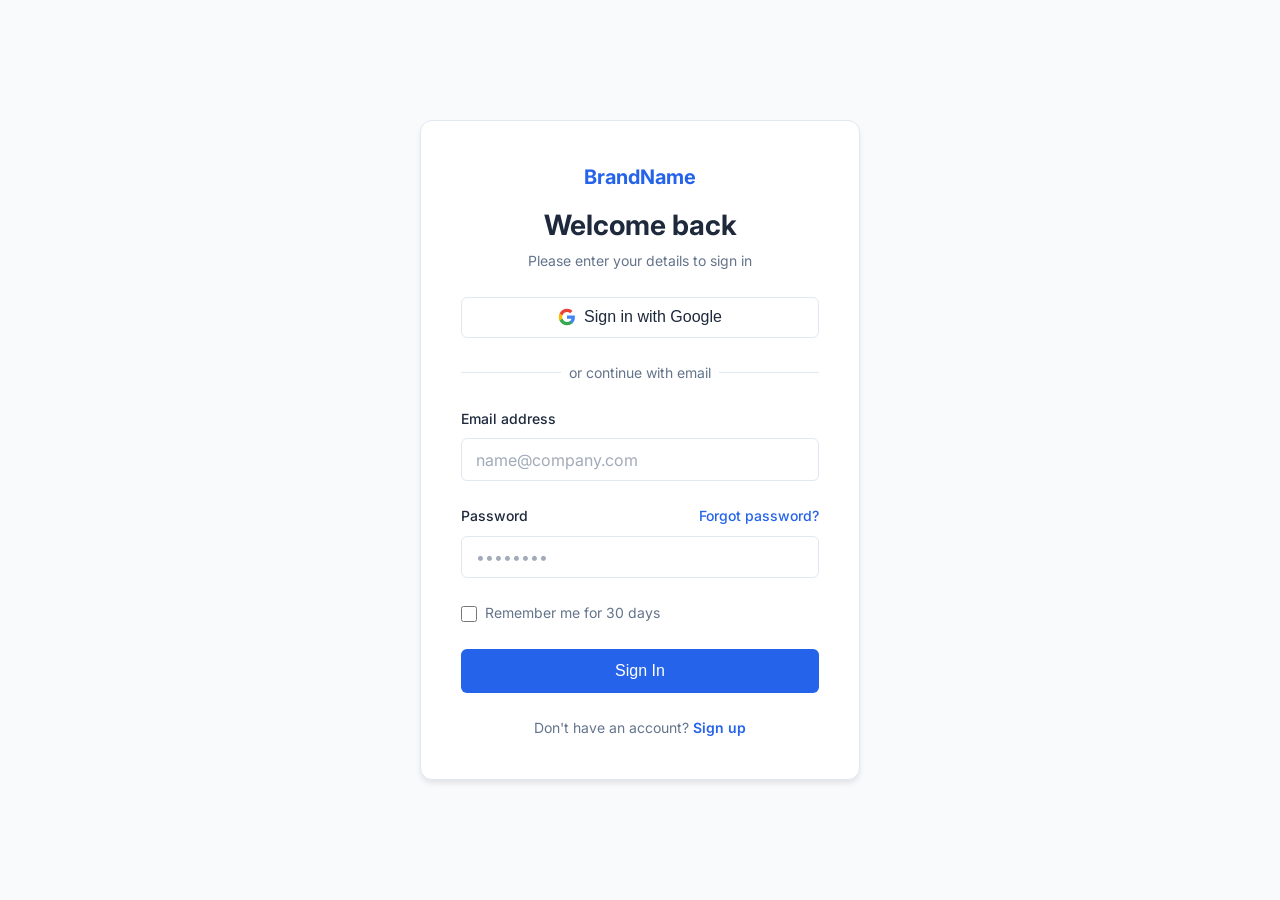
<file: 01-auth-template/auth.html>
<!DOCTYPE html>
<html lang="en">
<head>
  <meta charset="UTF-8">
  <meta name="viewport" content="width=device-width, initial-scale=1.0">
  <meta name="description" content="Sign in or create an account">
  <title>Sign In | BrandName</title>

  <!-- Typography / Fonts -->
  <link rel="preconnect" href="https://fonts.googleapis.com">
  <link rel="preconnect" href="https://fonts.gstatic.com" crossorigin>
  <link href="https://fonts.googleapis.com/css2?family=Inter:wght@400;500;600;700&display=swap" rel="stylesheet">

  <!-- Core Stylesheet + Auth Stylesheet -->
  <link rel="stylesheet" href="style.css">
  <link rel="stylesheet" href="auth.css">
</head>
<body class="auth-body">

  <main class="auth-container">
    <div class="auth-card">
      
      <!-- Auth Header / Brand Header -->
      <div class="auth-header">
        <a href="index.html" class="auth-logo">BrandName</a>
        <h1 class="auth-title">Welcome back</h1>
        <p class="auth-subtitle">Please enter your details to sign in</p>
      </div>

      <!-- Social Logins (Optional) -->
      <div class="auth-social-group">
        <button type="button" class="btn btn-social">
          <svg width="18" height="18" viewBox="0 0 24 24" fill="currentColor">
            <path d="M22.56 12.25c0-.78-.07-1.53-.2-2.25H12v4.26h5.92c-.26 1.37-1.04 2.53-2.21 3.31v2.77h3.57c2.08-1.92 3.28-4.74 3.28-8.09z" fill="#4285F4"/>
            <path d="M12 23c2.97 0 5.46-.98 7.28-2.66l-3.57-2.77c-.98.66-2.23 1.06-3.71 1.06-2.86 0-5.29-1.93-6.16-4.53H2.18v2.84C3.99 20.53 7.7 23 12 23z" fill="#34A853"/>
            <path d="M5.84 14.09c-.22-.66-.35-1.36-.35-2.09s.13-1.43.35-2.09V7.06H2.18C1.43 8.55 1 10.22 1 12s.43 3.45 1.18 4.94l2.85-2.22.81-.63z" fill="#FBBC05"/>
            <path d="M12 5.38c1.62 0 3.06.56 4.21 1.64l3.15-3.15C17.45 2.09 14.97 1 12 1 7.7 1 3.99 3.47 2.18 7.06l3.66 2.84c.87-2.6 3.3-4.52 6.16-4.52z" fill="#EA4335"/>
          </svg>
          Sign in with Google
        </button>
      </div>

      <div class="auth-divider">
        <span>or continue with email</span>
      </div>

      <!-- Main Credentials Form -->
      <form class="auth-form" action="#" method="POST" novalidate>
        
        <!-- Input Group: Email -->
        <div class="form-group">
          <label for="email" class="form-label">Email address</label>
          <input 
            type="email" 
            id="email" 
            name="email" 
            class="form-input" 
            placeholder="name@company.com" 
            required 
            autocomplete="email"
          >
          <span class="form-error">Please enter a valid email address</span>
        </div>

        <!-- Input Group: Password -->
        <div class="form-group">
          <div class="label-wrapper">
            <label for="password" class="form-label">Password</label>
            <a href="forgot-password.html" class="form-link">Forgot password?</a>
          </div>
          <input 
            type="password" 
            id="password" 
            name="password" 
            class="form-input" 
            placeholder="••••••••" 
            required 
            autocomplete="current-password"
          >
          <span class="form-error">Password is required</span>
        </div>

        <!-- Form Options: Remember Me -->
        <div class="form-options">
          <label class="checkbox-label">
            <input type="checkbox" name="remember" class="form-checkbox">
            <span>Remember me for 30 days</span>
          </label>
        </div>

        <!-- Submit Button -->
        <button type="submit" class="btn btn-primary btn-block">Sign In</button>

      </form>

      <!-- Auth Footer Link -->
      <footer class="auth-card-footer">
        <p>Don't have an account? <a href="signup.html" class="form-link-bold">Sign up</a></p>
      </footer>

    </div>
  </main>

</body>
</html>
</file>
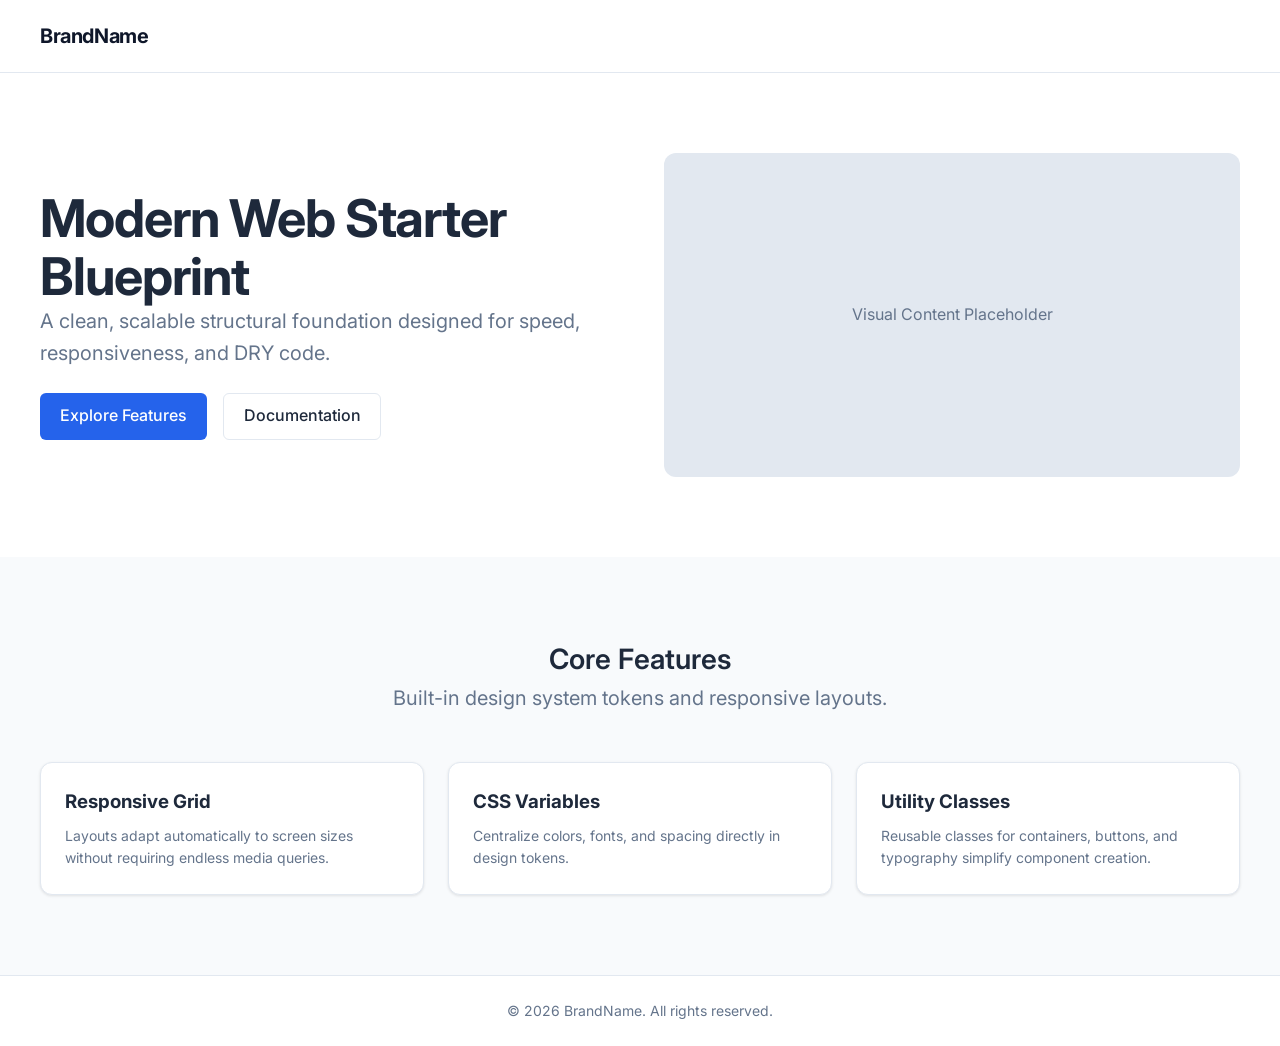
<file: 01-auth-template/home.html>
<!DOCTYPE html>
<html lang="en">
<head>
  <meta charset="UTF-8">
  <meta name="viewport" content="width=device-width, initial-scale=1.0">
  <meta name="description" content="A brief description of your web application or page.">
  <title>Base Template</title>

  <!-- Typography / Fonts (Example Google Font) -->
  <link rel="preconnect" href="https://fonts.googleapis.com">
  <link rel="preconnect" href="https://fonts.gstatic.com" crossorigin>
  <link href="https://fonts.googleapis.com/css2?family=Inter:wght@400;500;600;700&display=swap" rel="stylesheet">

  <!-- Main Stylesheet -->
  <link rel="stylesheet" href="style.css">
</head>
<body>

  <!-- Site Header & Navigation -->
  <header class="site-header">
    <div class="container header-inner">
      <a href="#" class="brand-logo">BrandName</a>
      <details class="site-menu">
        <summary class="menu-toggle" aria-label="Toggle navigation">
          <span></span>
          <span></span>
          <span></span>
        </summary>
        <div class="menu-panel">
          <nav class="site-nav" aria-label="Main Navigation">
            <ul class="nav-list" role="list">
              <li><a href="#features">Features</a></li>
              <li><a href="#about">About</a></li>
              <li><a href="#contact">Contact</a></li>
            </ul>
          </nav>
          <a href="auth.html" class="btn btn-primary menu-cta">Get Started</a>
        </div>
      </details>
    </div>
  </header>

  <!-- Main Content Area -->
  <main id="main-content">
    
    <!-- Hero Section -->
    <section class="section hero">
      <div class="container hero-grid">
        <div class="hero-content">
          <h1 class="heading-xl">Modern Web Starter Blueprint</h1>
          <p class="subtext">A clean, scalable structural foundation designed for speed, responsiveness, and DRY code.</p>
          <div class="cta-group">
            <a href="#get-started" class="btn btn-primary">Explore Features</a>
            <a href="#docs" class="btn btn-secondary">Documentation</a>
          </div>
        </div>
        <div class="hero-media">
          <div class="media-placeholder">Visual Content Placeholder</div>
        </div>
      </div>
    </section>

    <!-- Grid Feature Section -->
    <section id="features" class="section bg-surface">
      <div class="container">
        <div class="section-header">
          <h2 class="heading-lg">Core Features</h2>
          <p class="subtext">Built-in design system tokens and responsive layouts.</p>
        </div>
        <div class="grid-auto-fit">
          <article class="card">
            <h3>Responsive Grid</h3>
            <p>Layouts adapt automatically to screen sizes without requiring endless media queries.</p>
          </article>
          <article class="card">
            <h3>CSS Variables</h3>
            <p>Centralize colors, fonts, and spacing directly in design tokens.</p>
          </article>
          <article class="card">
            <h3>Utility Classes</h3>
            <p>Reusable classes for containers, buttons, and typography simplify component creation.</p>
          </article>
        </div>
      </div>
    </section>

  </main>

  <!-- Site Footer -->
  <footer class="site-footer">
    <div class="container footer-inner">
      <p>&copy; 2026 BrandName. All rights reserved.</p>
    </div>
  </footer>

</body>
</html>
</file>
<file: 01-auth-template/style.css>
/* ==========================================================================
   1. DESIGN TOKENS (CSS Custom Properties)
   ========================================================================== */
:root {
  /* Color Palette */
  --clr-primary: #2563eb;
  --clr-primary-hover: #1d4ed8;
  --clr-secondary: #0f172a;
  
  --clr-bg: #ffffff;
  --clr-surface: #f8fafc;
  --clr-surface-border: #e2e8f0;
  
  --clr-text-main: #1e293b;
  --clr-text-muted: #64748b;

  /* Typography */
  --font-family: 'Inter', system-ui, -apple-system, sans-serif;
  --fs-sm: 0.875rem;
  --fs-base: 1rem;
  --fs-md: 1.25rem;
  --fs-lg: 1.75rem;
  --fs-xl: clamp(2rem, 4vw + 1rem, 3.25rem);

  /* Spacing Scale */
  --space-xs: 0.5rem;
  --space-sm: 1rem;
  --space-md: 1.5rem;
  --space-lg: 3rem;
  --space-xl: 5rem;

  /* Layout & Utility Variables */
  --container-max: 1200px;
  --radius-sm: 0.375rem;
  --radius-md: 0.75rem;
  --transition-fast: 0.2s ease;
  --shadow-sm: 0 1px 3px rgba(0,0,0,0.1);
  --shadow-md: 0 4px 6px -1px rgba(0,0,0,0.1);
}

/* ==========================================================================
   2. MODERN CSS RESET
   ========================================================================== */
*, *::before, *::after {
  box-sizing: border-box;
  margin: 0;
  padding: 0;
}

html {
  color-scheme: light dark;
  scroll-behavior: smooth;
}

body {
  min-height: 100vh;
  font-family: var(--font-family);
  font-size: var(--fs-base);
  line-height: 1.6;
  color: var(--clr-text-main);
  background-color: var(--clr-bg);
}

img, picture, svg, video {
  display: block;
  max-width: 100%;
}

ul[role="list"], ol[role="list"] {
  list-style: none;
}

a {
  color: inherit;
  text-decoration: none;
}

/* ==========================================================================
   3. REUSABLE LAYOUT UTILITIES
   ========================================================================== */
.container {
  width: min(100% - 2rem, var(--container-max));
  margin-inline: auto;
}

.section {
  padding-block: var(--space-xl);
}

.bg-surface {
  background-color: var(--clr-surface);
}

/* Auto-responsive Grid: Cards automatically wrap without media queries */
.grid-auto-fit {
  display: grid;
  grid-template-columns: repeat(auto-fit, minmax(280px, 1fr));
  gap: var(--space-md);
}

.flex-center {
  display: flex;
  align-items: center;
  justify-content: center;
}

/* ==========================================================================
   4. TYPOGRAPHY & HEADINGS
   ========================================================================== */
.heading-xl {
  font-size: var(--fs-xl);
  font-weight: 700;
  line-height: 1.1;
  letter-spacing: -0.02em;
}

.heading-lg {
  font-size: var(--fs-lg);
  font-weight: 600;
}

.subtext {
  font-size: var(--fs-md);
  color: var(--clr-text-muted);
  max-width: 60ch;
}

.section-header {
  margin-bottom: var(--space-lg);
  text-align: center;
  
  & .subtext {
    margin-inline: auto;
  }
}

/* ==========================================================================
   5. COMPONENTS & STRUCTURE
   ========================================================================== */

/* Header & Navigation */
.site-header {
  position: sticky;
  top: 0;
  background-color: var(--clr-bg);
  border-bottom: 1px solid var(--clr-surface-border);
  padding-block: 0.875rem;
  z-index: 100;
}

.header-inner {
  display: flex;
  align-items: center;
  justify-content: space-between;
  min-height: 2.75rem;
}

.brand-logo {
  font-weight: 700;
  font-size: var(--fs-md);
  color: var(--clr-secondary);
  letter-spacing: -0.02em;
}

.site-menu {
  display: flex;
  align-items: center;
}

.menu-panel {
  display: flex;
  align-items: center;
  gap: var(--space-lg);
}

.menu-toggle {
  display: none;
  width: 2.75rem;
  height: 2.75rem;
  align-items: center;
  justify-content: center;
  flex-direction: column;
  gap: 0.3rem;
  border: 1px solid var(--clr-surface-border);
  border-radius: var(--radius-sm);
  cursor: pointer;
  list-style: none;
}

.menu-toggle::-webkit-details-marker {
  display: none;
}

.menu-toggle span {
  width: 1.1rem;
  height: 2px;
  border-radius: 2px;
  background: var(--clr-secondary);
  transition: transform var(--transition-fast), opacity var(--transition-fast);
}

.site-menu[open] .menu-toggle span:first-child {
  transform: translateY(0.4rem) rotate(45deg);
}

.site-menu[open] .menu-toggle span:nth-child(2) {
  opacity: 0;
}

.site-menu[open] .menu-toggle span:last-child {
  transform: translateY(-0.4rem) rotate(-45deg);
}

.nav-list {
  display: flex;
  gap: var(--space-md);
  align-items: center;
  
  & a {
    color: var(--clr-text-muted);
    font-size: var(--fs-sm);
    font-weight: 500;
    transition: color var(--transition-fast);
    
    &:hover {
      color: var(--clr-primary);
    }
  }
}

.menu-cta {
  white-space: nowrap;
}

@media (max-width: 640px) {
  .site-menu {
    position: relative;
  }

  .menu-toggle {
    display: flex;
  }

  .site-menu:not([open]) .menu-panel {
    display: none;
  }

  .site-menu[open] .menu-panel {
    position: absolute;
    top: calc(100% + 0.875rem);
    right: 0;
    z-index: 1;
    width: min(18rem, calc(100vw - 2rem));
    flex-direction: column;
    align-items: stretch;
    gap: 0.5rem;
    padding: 0.5rem;
    background: var(--clr-bg);
    border: 1px solid var(--clr-surface-border);
    border-radius: var(--radius-sm);
    box-shadow: var(--shadow-md);
  }

  .nav-list {
    flex-direction: column;
    align-items: stretch;
    gap: 0;
  }

  .nav-list a {
    display: block;
    padding: 0.75rem;
  }

  .menu-cta {
    display: flex;
    justify-content: flex-start;
  }
}

/* Hero Section */
.hero-grid {
  display: grid;
  grid-template-columns: 1fr;
  gap: var(--space-lg);
  align-items: center;

  @media (min-width: 768px) {
    grid-template-columns: 1fr 1fr;
  }
}

.cta-group {
  display: flex;
  gap: var(--space-sm);
  margin-top: var(--space-md);
  flex-wrap: wrap;
}

.media-placeholder {
  width: 100%;
  aspect-ratio: 16 / 9;
  background-color: var(--clr-surface-border);
  border-radius: var(--radius-md);
  display: flex;
  align-items: center;
  justify-content: center;
  color: var(--clr-text-muted);
}

/* Card Component */
.card {
  background: var(--clr-bg);
  padding: var(--space-md);
  border-radius: var(--radius-md);
  border: 1px solid var(--clr-surface-border);
  box-shadow: var(--shadow-sm);
  transition: transform var(--transition-fast), box-shadow var(--transition-fast);

  &:hover {
    transform: translateY(-2px);
    box-shadow: var(--shadow-md);
  }

  & h3 {
    margin-bottom: var(--space-xs);
  }

  & p {
    color: var(--clr-text-muted);
    font-size: var(--fs-sm);
  }
}

/* Button Components */
.btn {
  display: inline-flex;
  align-items: center;
  justify-content: center;
  padding: 0.6em 1.2em;
  font-size: var(--fs-base);
  font-weight: 500;
  border-radius: var(--radius-sm);
  border: 1px solid transparent;
  cursor: pointer;
  transition: background-color var(--transition-fast), border-color var(--transition-fast);
}

.btn-primary {
  background-color: var(--clr-primary);
  color: white;

  &:hover {
    background-color: var(--clr-primary-hover);
  }
}

.btn-secondary {
  background-color: transparent;
  color: var(--clr-text-main);
  border-color: var(--clr-surface-border);

  &:hover {
    background-color: var(--clr-surface);
  }
}

/* Footer */
.site-footer {
  border-top: 1px solid var(--clr-surface-border);
  padding-block: var(--space-md);
  text-align: center;
  color: var(--clr-text-muted);
  font-size: var(--fs-sm);
}
</file>
<file: 01-auth-template/auth.css>
/* ==========================================================================
   AUTHENTICATION LAYOUT & COMPONENTS
   ========================================================================== */

/* Full-Screen Centered Canvas */
.auth-body {
  min-height: 100vh;
  display: flex;
  align-items: center;
  justify-content: center;
  background-color: var(--clr-surface);
  padding: var(--space-md);
}

.auth-container {
  width: 100%;
  max-width: 440px;
  margin-inline: auto;
}

/* Auth Card */
.auth-card {
  background: var(--clr-bg);
  border: 1px solid var(--clr-surface-border);
  border-radius: var(--radius-md);
  padding: clamp(1.5rem, 5vw, 2.5rem);
  box-shadow: var(--shadow-md);
}

/* Header Section */
.auth-header {
  text-align: center;
  margin-bottom: var(--space-md);
  
  & .auth-logo {
    display: inline-block;
    font-size: var(--fs-md);
    font-weight: 700;
    margin-bottom: var(--space-sm);
    color: var(--clr-primary);
  }

  & .auth-title {
    font-size: var(--fs-lg);
    font-weight: 700;
    line-height: 1.2;
  }

  & .auth-subtitle {
    font-size: var(--fs-sm);
    color: var(--clr-text-muted);
    margin-top: var(--space-xs);
  }
}

/* Social Login Button */
.auth-social-group {
  margin-bottom: var(--space-md);
}

.btn-social {
  width: 100%;
  background-color: var(--clr-bg);
  color: var(--clr-text-main);
  border: 1px solid var(--clr-surface-border);
  display: inline-flex;
  align-items: center;
  justify-content: center;
  gap: var(--space-xs);
  padding: 0.65em 1em;
  border-radius: var(--radius-sm);
  font-weight: 500;
  cursor: pointer;
  transition: background-color var(--transition-fast);

  &:hover {
    background-color: var(--clr-surface);
  }
}

/* Divider Line */
.auth-divider {
  display: flex;
  align-items: center;
  text-align: center;
  color: var(--clr-text-muted);
  font-size: var(--fs-sm);
  margin-block: var(--space-md);

  &::before, &::after {
    content: '';
    flex: 1;
    border-bottom: 1px solid var(--clr-surface-border);
  }

  & span {
    padding-inline: var(--space-xs);
  }
}

/* Form Controls */
.auth-form {
  display: flex;
  flex-direction: column;
  gap: var(--space-md);
}

.form-group {
  display: flex;
  flex-direction: column;
  gap: var(--space-xs);
}

.label-wrapper {
  display: flex;
  justify-content: space-between;
  align-items: center;
}

.form-label {
  font-size: var(--fs-sm);
  font-weight: 500;
  color: var(--clr-text-main);
}

.form-input {
  width: 100%;
  padding: 0.65em 0.85em;
  font-size: var(--fs-base);
  font-family: inherit;
  border: 1px solid var(--clr-surface-border);
  border-radius: var(--radius-sm);
  background-color: var(--clr-bg);
  color: var(--clr-text-main);
  transition: border-color var(--transition-fast), box-shadow var(--transition-fast);

  &:focus {
    outline: none;
    border-color: var(--clr-primary);
    box-shadow: 0 0 0 3px rgba(37, 99, 235, 0.15);
  }

  &::placeholder {
    color: var(--clr-text-muted);
    opacity: 0.6;
  }
}

/* Checkbox & Options */
.form-options {
  display: flex;
  align-items: center;
  justify-content: space-between;
  font-size: var(--fs-sm);
}

.checkbox-label {
  display: inline-flex;
  align-items: center;
  gap: var(--space-xs);
  cursor: pointer;
  color: var(--clr-text-muted);
  font-size: var(--fs-sm);
}

.form-checkbox {
  accent-color: var(--clr-primary);
  width: 1rem;
  height: 1rem;
}

/* Links & Buttons */
.form-link {
  font-size: var(--fs-sm);
  color: var(--clr-primary);
  font-weight: 500;

  &:hover {
    text-decoration: underline;
  }
}

.form-link-bold {
  color: var(--clr-primary);
  font-weight: 600;

  &:hover {
    text-decoration: underline;
  }
}

.btn-block {
  width: 100%;
  padding: 0.75em;
}

/* Errors & States */
.form-error {
  display: none; /* Toggle via JavaScript during validation */
  font-size: calc(var(--fs-sm) - 0.1rem);
  color: #dc2626;
}

/* Card Footer Link */
.auth-card-footer {
  margin-top: var(--space-md);
  text-align: center;
  font-size: var(--fs-sm);
  color: var(--clr-text-muted);
}
</file>
